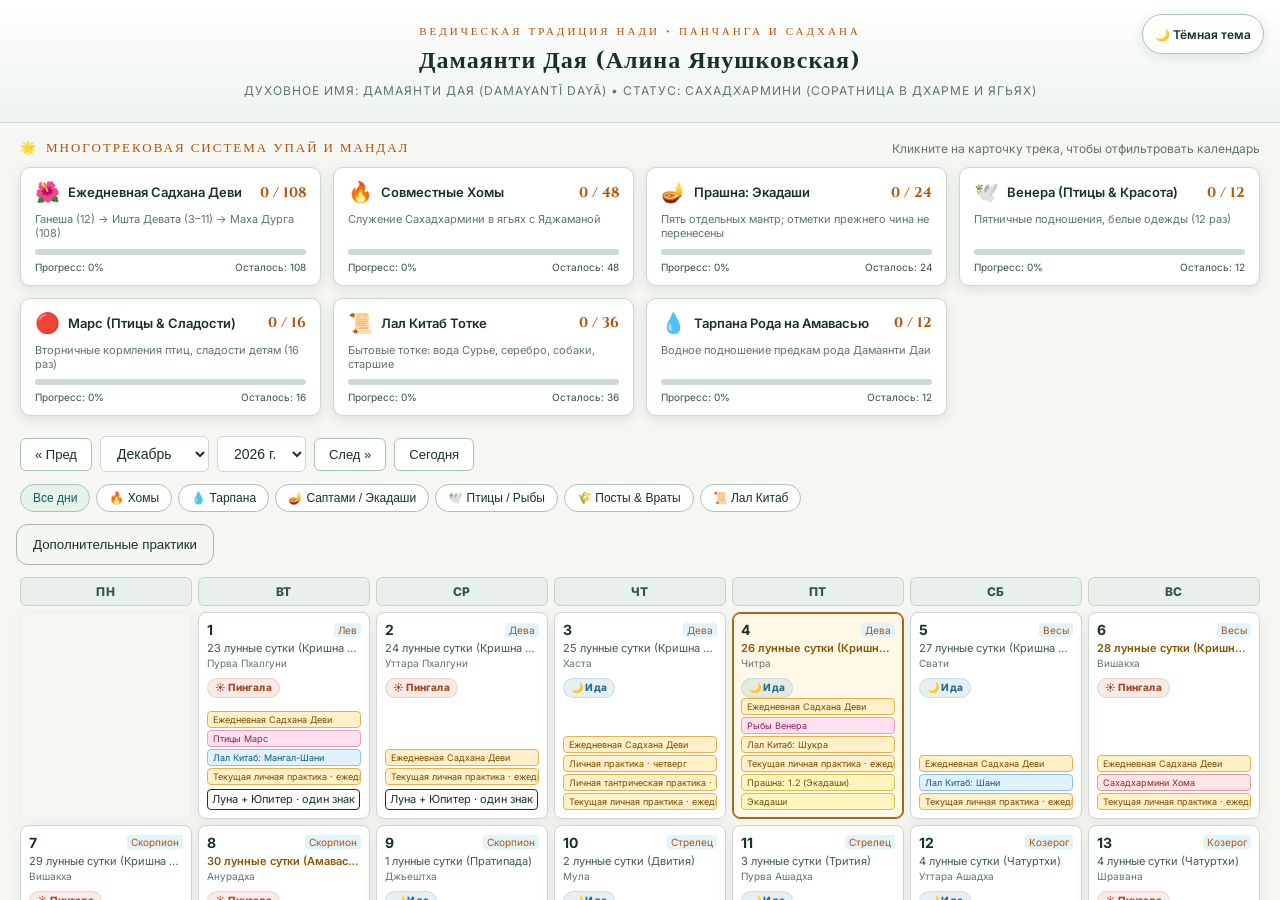
<file: index.html>
<!doctype html><html lang="ru"><head><meta charset="utf-8"><meta name="viewport" content="width=device-width,initial-scale=1,viewport-fit=cover"><title>Календарь Упай • Алина</title><style>html,body{width:100%;height:100%;margin:0;overflow:hidden;background:#f6f7f2}iframe{display:block;width:100%;height:100dvh;border:0}</style></head><body><iframe id="calendar" title="Персональный календарь Алины" src="calendar-release-alina-20261030.html"></iframe></body></html>
</file>
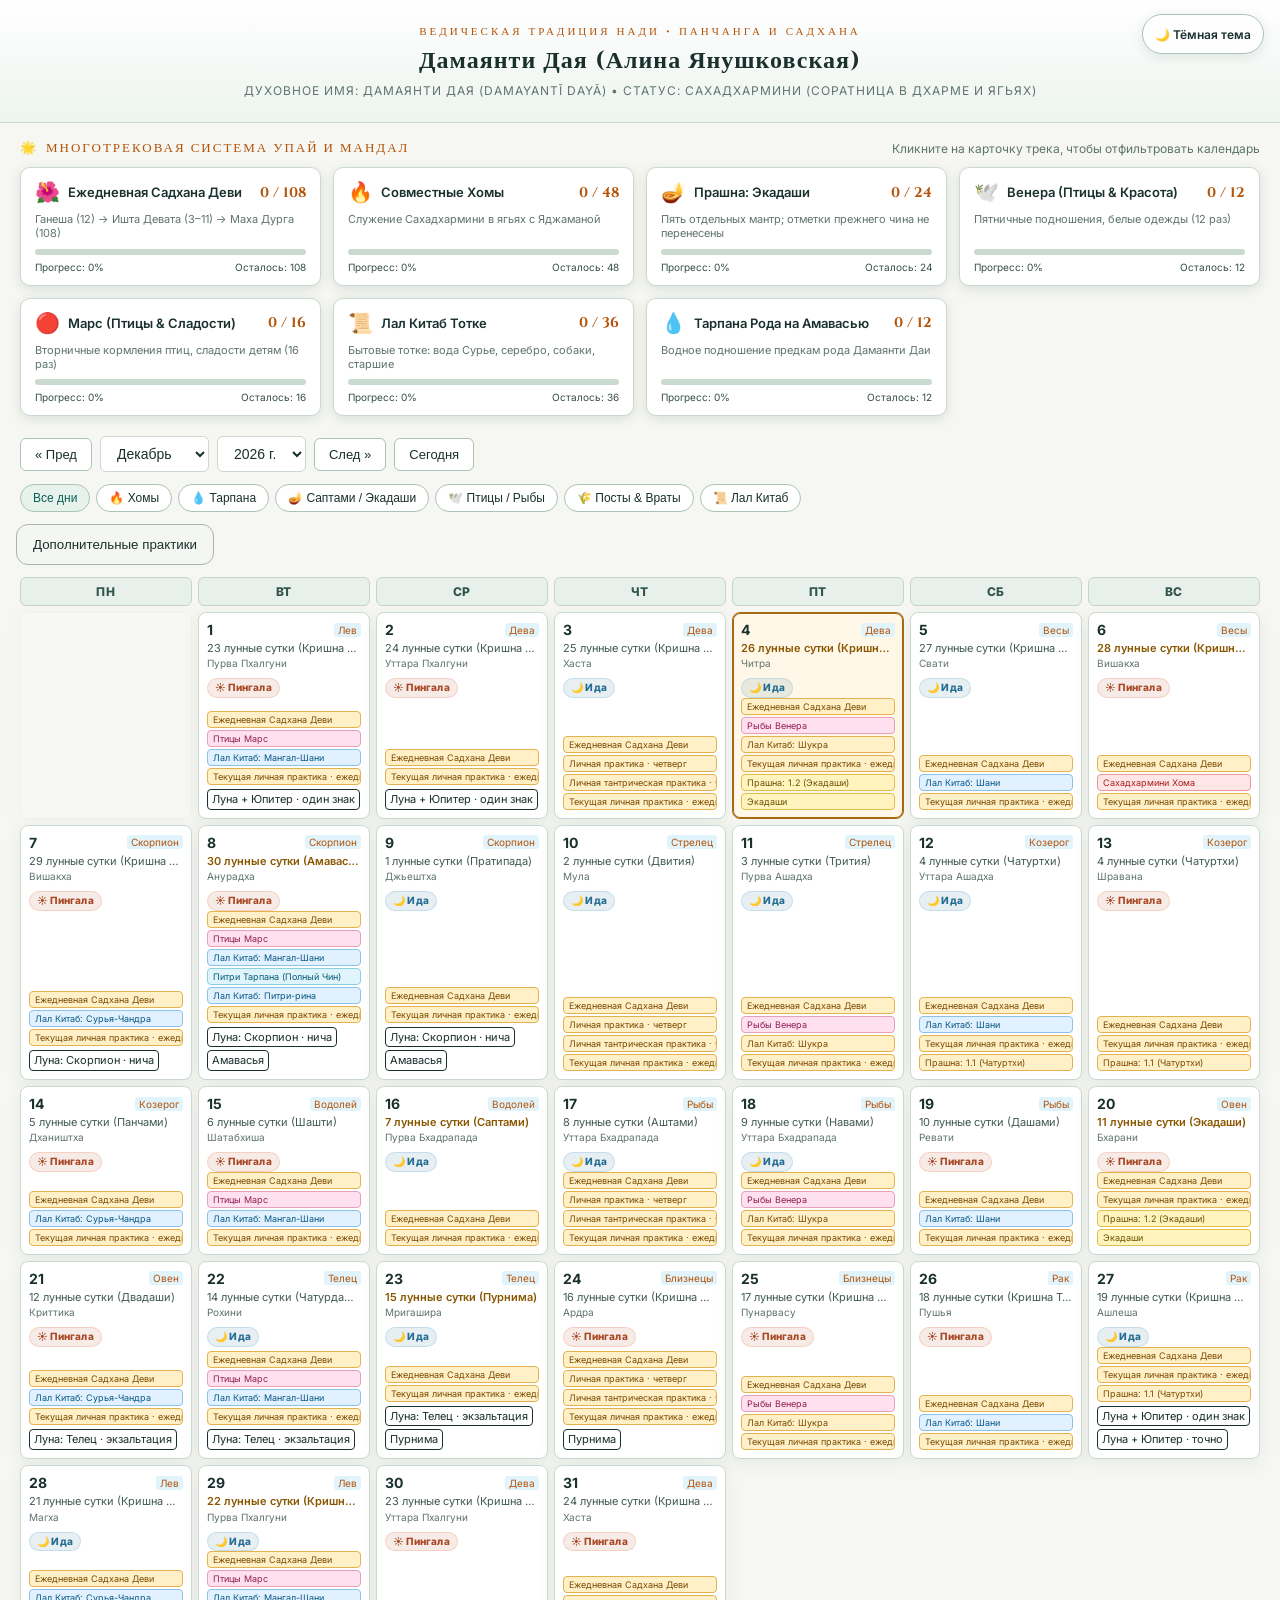
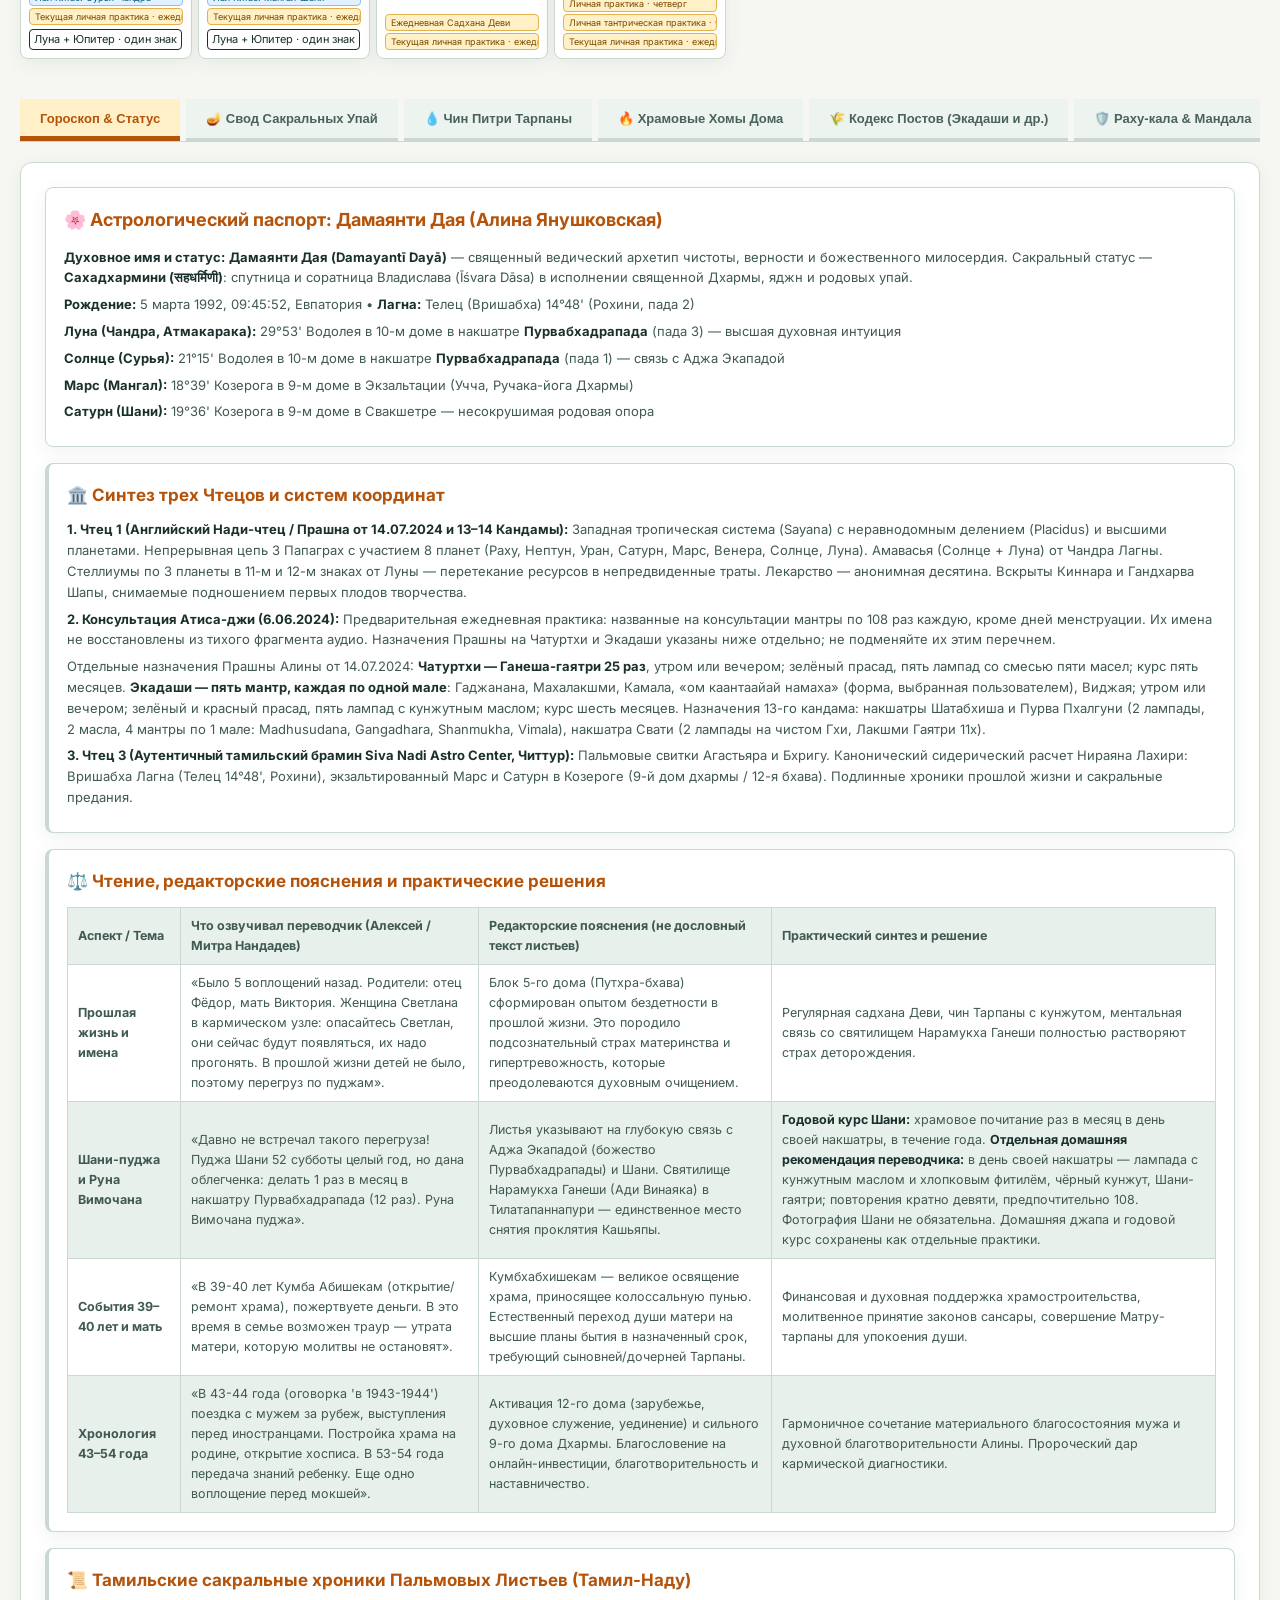
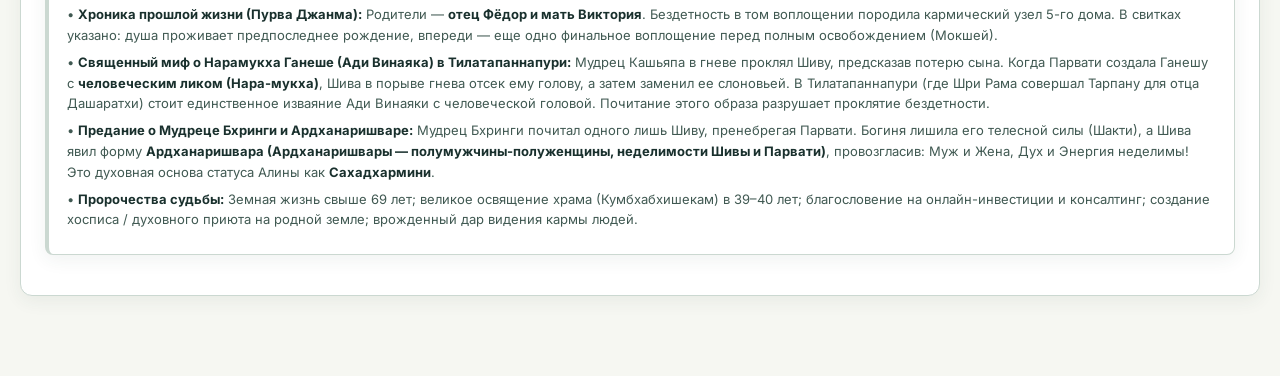
<file: calendar-release-alina-20261002.html>
<!doctype html><html lang="ru"><head><meta charset="utf-8"><meta name="viewport" content="width=device-width,initial-scale=1"><title>Календарь — переход на актуальную версию</title><meta http-equiv="refresh" content="0; url=calendar-release-alina-20261030.html"><link rel="canonical" href="calendar-release-alina-20261030.html"><script>location.replace("calendar-release-alina-20261030.html" + location.search + location.hash);</script></head><body><p><a href="calendar-release-alina-20261030.html">Открыть актуальный календарь</a></p></body></html>
</file>
